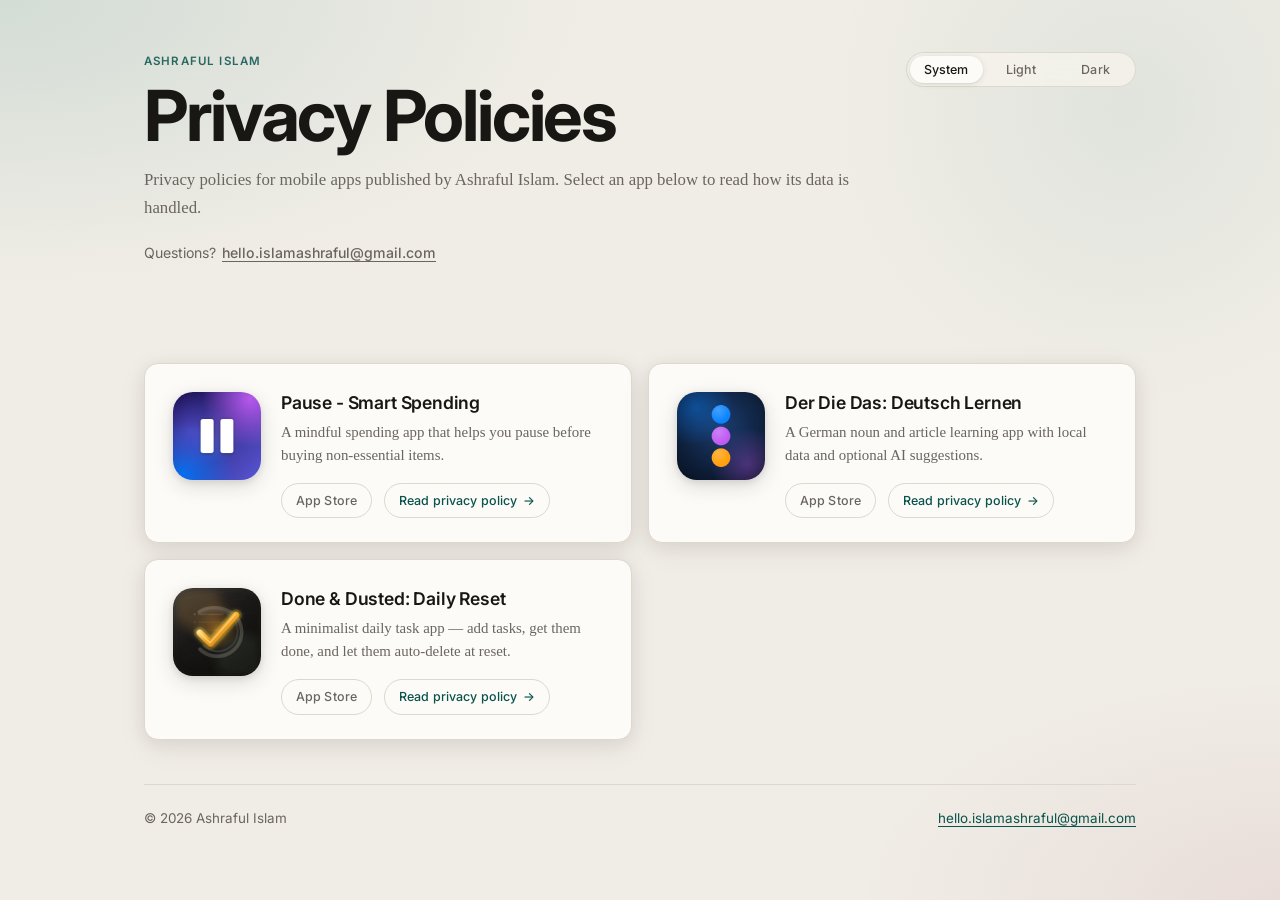
<file: index.html>
<!DOCTYPE html>
<html lang="en">
<head>
  <meta charset="UTF-8" />
  <meta name="viewport" content="width=device-width, initial-scale=1.0" />
  <meta name="description" content="Privacy policies for apps published by Ashraful Islam." />
  <title>App Privacy Policies | Ashraful Islam</title>
  <link rel="preconnect" href="https://fonts.googleapis.com" />
  <link rel="preconnect" href="https://fonts.gstatic.com" crossorigin />
  <link href="https://fonts.googleapis.com/css2?family=Inter:wght@400;500;600;700&display=swap" rel="stylesheet" />
  <link rel="stylesheet" href="assets/styles.css" />
  <link rel="icon" href="assets/pause-icon.png" />
  <script>
    (function () {
      try {
        var savedTheme = localStorage.getItem("privacyPoliciesTheme");
        if (savedTheme === "light" || savedTheme === "dark") {
          document.documentElement.dataset.theme = savedTheme;
        }
      } catch (_error) {}
    })();
  </script>
</head>
<body>
  <main class="page">
    <header class="site-header">
      <div>
        <p class="eyebrow">Ashraful Islam</p>
        <h1>Privacy Policies</h1>
        <p class="lead">
          Privacy policies for mobile apps published by Ashraful Islam.
          Select an app below to read how its data is handled.
        </p>
        <p class="contact-row">
          Questions?
          <a href="mailto:hello.islamashraful@gmail.com">hello.islamashraful@gmail.com</a>
        </p>
      </div>
      <div class="theme-control" role="group" aria-label="Color theme">
        <button type="button" data-theme-option="system" aria-pressed="true">System</button>
        <button type="button" data-theme-option="light" aria-pressed="false">Light</button>
        <button type="button" data-theme-option="dark" aria-pressed="false">Dark</button>
      </div>
    </header>

    <section class="directory-grid" aria-label="Available privacy policies">
      <div class="app-card">
        <a
          class="app-card-icon-link"
          href="https://apps.apple.com/app/id6763107241"
          target="_blank"
          rel="noopener noreferrer"
          aria-label="Pause - Smart Spending on the App Store"
        >
          <img src="assets/pause-icon.png" width="76" height="76" alt="" />
        </a>
        <div>
          <h2>Pause - Smart Spending</h2>
          <p>A mindful spending app that helps you pause before buying non-essential items.</p>
          <div class="app-card-actions">
            <a
              class="app-store-link"
              href="https://apps.apple.com/app/id6763107241"
              target="_blank"
              rel="noopener noreferrer"
              >App Store</a>
            <a class="app-card-link" href="pause/">
              Read privacy policy <span class="arrow" aria-hidden="true">→</span>
            </a>
          </div>
        </div>
      </div>

      <div class="app-card">
        <a
          class="app-card-icon-link"
          href="https://apps.apple.com/app/id6762269039"
          target="_blank"
          rel="noopener noreferrer"
          aria-label="Der Die Das: Deutsch Lernen on the App Store"
        >
          <img src="assets/der-die-das-icon.png" width="76" height="76" alt="" />
        </a>
        <div>
          <h2>Der Die Das: Deutsch Lernen</h2>
          <p>A German noun and article learning app with local data and optional AI suggestions.</p>
          <div class="app-card-actions">
            <a
              class="app-store-link"
              href="https://apps.apple.com/app/id6762269039"
              target="_blank"
              rel="noopener noreferrer"
              >App Store</a>
            <a class="app-card-link" href="der-die-das/">
              Read privacy policy <span class="arrow" aria-hidden="true">→</span>
            </a>
          </div>
        </div>
      </div>

      <div class="app-card">
        <a
          class="app-card-icon-link"
          href="https://apps.apple.com/app/id6763887989"
          target="_blank"
          rel="noopener noreferrer"
          aria-label="Done &amp; Dusted: Daily Reset on the App Store"
        >
          <img src="assets/done-and-dusted-icon.png" width="76" height="76" alt="" />
        </a>
        <div>
          <h2>Done &amp; Dusted: Daily Reset</h2>
          <p>A minimalist daily task app — add tasks, get them done, and let them auto-delete at reset.</p>
          <div class="app-card-actions">
            <a
              class="app-store-link"
              href="https://apps.apple.com/app/id6763887989"
              target="_blank"
              rel="noopener noreferrer"
              >App Store</a>
            <a class="app-card-link" href="done-and-dusted/">
              Read privacy policy <span class="arrow" aria-hidden="true">→</span>
            </a>
          </div>
        </div>
      </div>
    </section>

    <footer class="site-footer">
      <span>© 2026 Ashraful Islam</span>
      <a href="mailto:hello.islamashraful@gmail.com">hello.islamashraful@gmail.com</a>
    </footer>
  </main>
  <script src="assets/theme.js"></script>
</body>
</html>
</file>
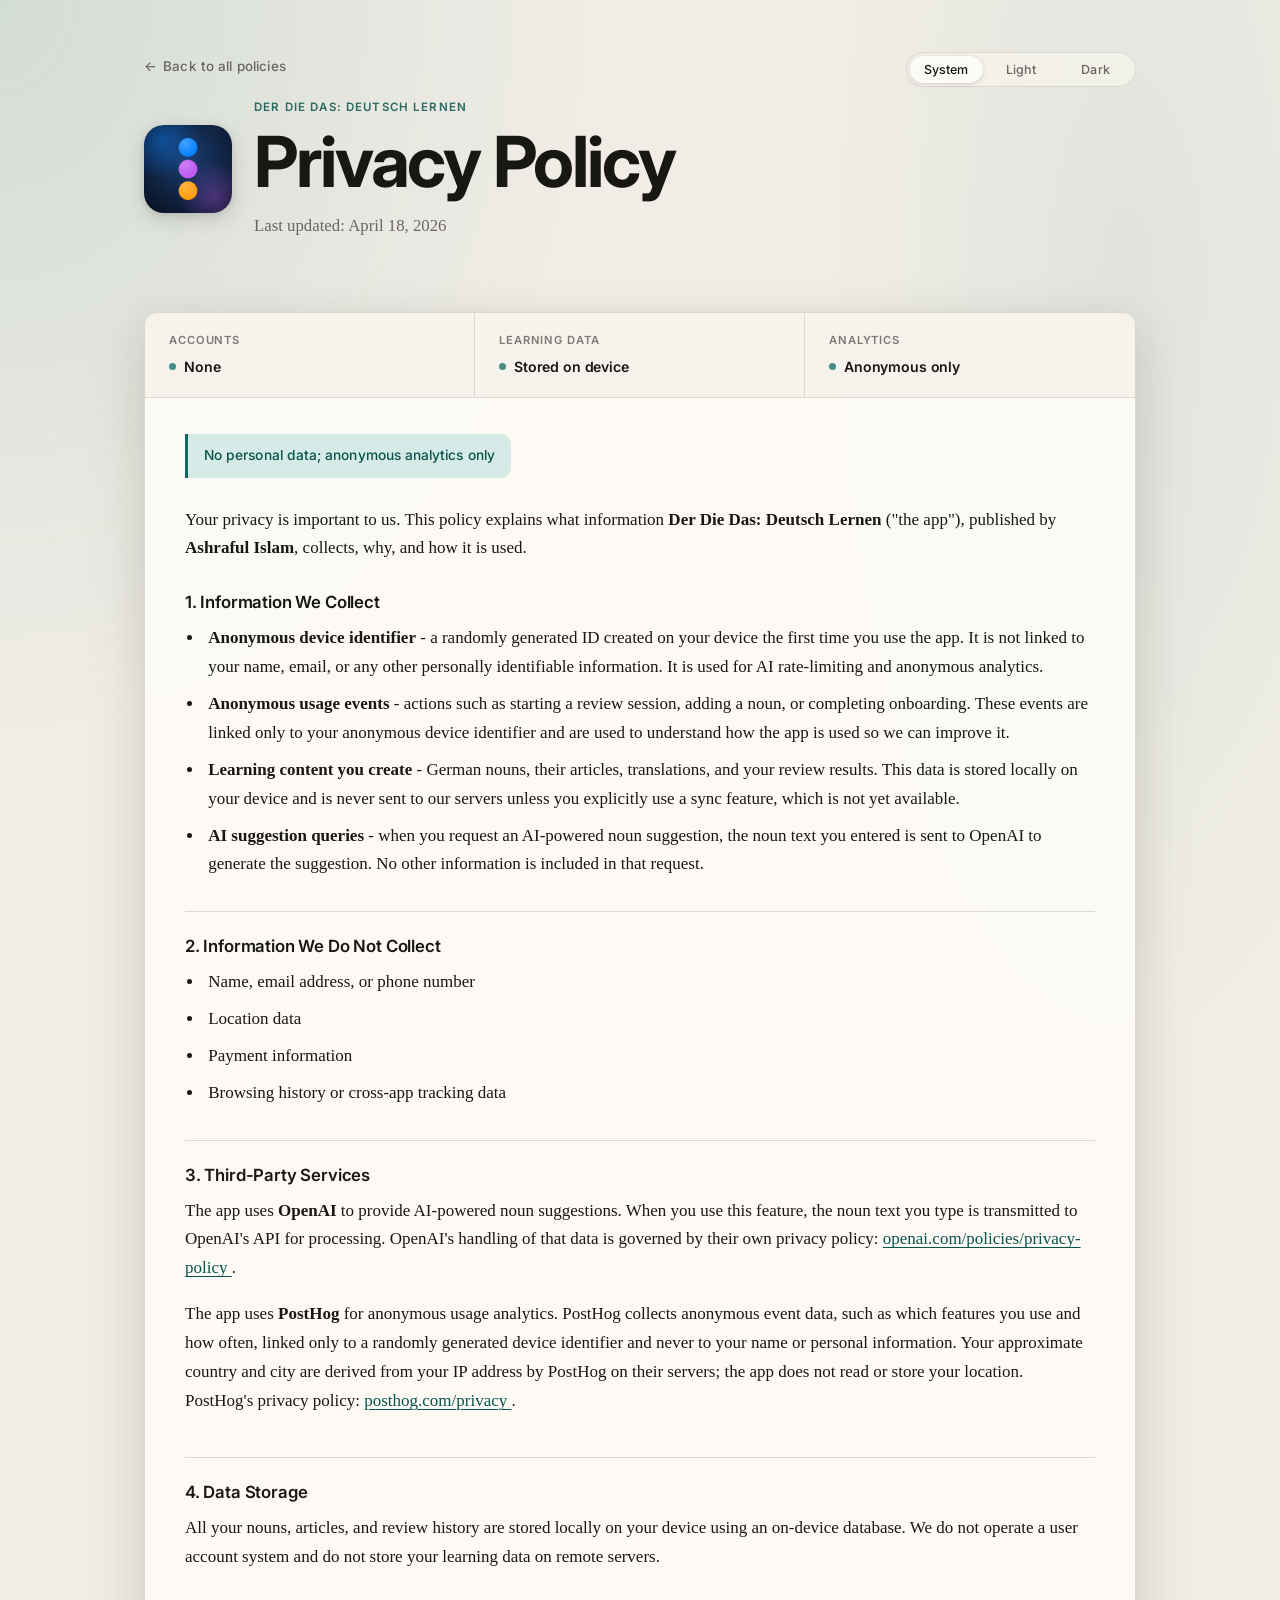
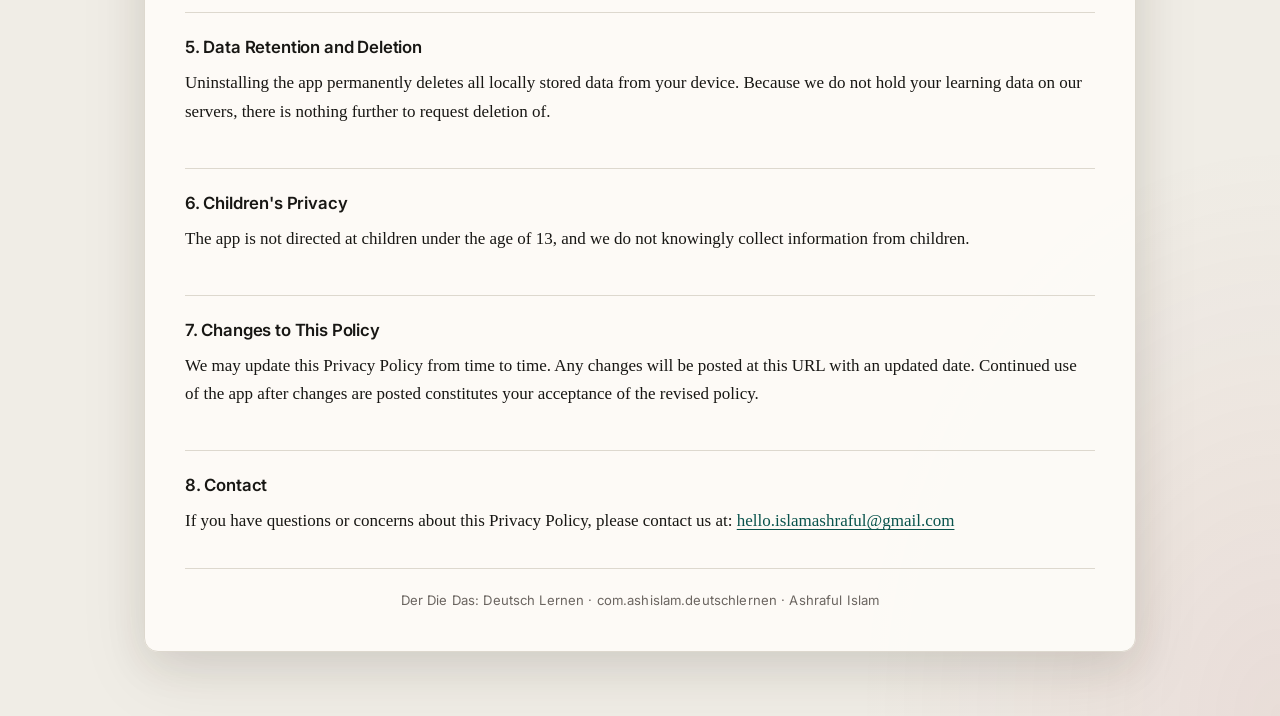
<file: der-die-das/index.html>
<!DOCTYPE html>
<html lang="en">
<head>
  <meta charset="UTF-8" />
  <meta name="viewport" content="width=device-width, initial-scale=1.0" />
  <meta name="description" content="Privacy Policy for Der Die Das: Deutsch Lernen." />
  <title>Privacy Policy | Der Die Das: Deutsch Lernen</title>
  <link rel="preconnect" href="https://fonts.googleapis.com" />
  <link rel="preconnect" href="https://fonts.gstatic.com" crossorigin />
  <link href="https://fonts.googleapis.com/css2?family=Inter:wght@400;500;600;700&display=swap" rel="stylesheet" />
  <link rel="stylesheet" href="../assets/styles.css" />
  <link rel="icon" href="../assets/der-die-das-icon.png" />
  <script>
    (function () {
      try {
        var savedTheme = localStorage.getItem("privacyPoliciesTheme");
        if (savedTheme === "light" || savedTheme === "dark") {
          document.documentElement.dataset.theme = savedTheme;
        }
      } catch (_error) {}
    })();
  </script>
</head>
<body>
  <main class="page">
    <header class="site-header">
      <div>
        <a class="back-link" href="../">Back to all policies</a>
        <div class="policy-hero">
          <a
            href="https://apps.apple.com/app/id6762269039"
            target="_blank"
            rel="noopener noreferrer"
            aria-label="Der Die Das: Deutsch Lernen on the App Store"
          >
            <img class="policy-icon" src="../assets/der-die-das-icon.png" width="76" height="76" alt="" />
          </a>
          <div>
            <p class="eyebrow">Der Die Das: Deutsch Lernen</p>
            <h1>Privacy Policy</h1>
            <p class="lead">Last updated: April 18, 2026</p>
          </div>
        </div>
      </div>
      <div class="theme-control" role="group" aria-label="Color theme">
        <button type="button" data-theme-option="system" aria-pressed="true">System</button>
        <button type="button" data-theme-option="light" aria-pressed="false">Light</button>
        <button type="button" data-theme-option="dark" aria-pressed="false">Dark</button>
      </div>
    </header>

    <article class="surface policy-card" aria-labelledby="privacy-title">
      <div class="summary" aria-label="Privacy summary">
        <div class="summary-item">
          <span class="summary-label">Accounts</span>
          <span class="summary-value">None</span>
        </div>
        <div class="summary-item">
          <span class="summary-label">Learning Data</span>
          <span class="summary-value">Stored on device</span>
        </div>
        <div class="summary-item">
          <span class="summary-label">Analytics</span>
          <span class="summary-value">Anonymous only</span>
        </div>
      </div>

      <div class="policy-content">
        <span class="notice">No personal data; anonymous analytics only</span>

        <p id="privacy-title">
          Your privacy is important to us. This policy explains what information
          <strong>Der Die Das: Deutsch Lernen</strong> ("the app"), published by
          <strong>Ashraful Islam</strong>, collects, why, and how it is used.
        </p>

        <section aria-labelledby="information-we-collect">
          <h2 id="information-we-collect">1. Information We Collect</h2>
          <ul>
            <li>
              <strong>Anonymous device identifier</strong> - a randomly generated ID created on your
              device the first time you use the app. It is not linked to your name, email, or any
              other personally identifiable information. It is used for AI rate-limiting and
              anonymous analytics.
            </li>
            <li>
              <strong>Anonymous usage events</strong> - actions such as starting a review session,
              adding a noun, or completing onboarding. These events are linked only to your anonymous
              device identifier and are used to understand how the app is used so we can improve it.
            </li>
            <li>
              <strong>Learning content you create</strong> - German nouns, their articles,
              translations, and your review results. This data is stored locally on your device and
              is never sent to our servers unless you explicitly use a sync feature, which is not yet
              available.
            </li>
            <li>
              <strong>AI suggestion queries</strong> - when you request an AI-powered noun
              suggestion, the noun text you entered is sent to OpenAI to generate the suggestion. No
              other information is included in that request.
            </li>
          </ul>
        </section>

        <section aria-labelledby="information-we-do-not-collect">
          <h2 id="information-we-do-not-collect">2. Information We Do Not Collect</h2>
          <ul>
            <li>Name, email address, or phone number</li>
            <li>Location data</li>
            <li>Payment information</li>
            <li>Browsing history or cross-app tracking data</li>
          </ul>
        </section>

        <section aria-labelledby="third-party-services">
          <h2 id="third-party-services">3. Third-Party Services</h2>
          <p>
            The app uses <strong>OpenAI</strong> to provide AI-powered noun suggestions. When you use
            this feature, the noun text you type is transmitted to OpenAI's API for processing.
            OpenAI's handling of that data is governed by their own privacy policy:
            <a href="https://openai.com/policies/privacy-policy" target="_blank" rel="noopener noreferrer">
              openai.com/policies/privacy-policy
            </a>.
          </p>
          <p>
            The app uses <strong>PostHog</strong> for anonymous usage analytics. PostHog collects
            anonymous event data, such as which features you use and how often, linked only to a
            randomly generated device identifier and never to your name or personal information. Your
            approximate country and city are derived from your IP address by PostHog on their
            servers; the app does not read or store your location. PostHog's privacy policy:
            <a href="https://posthog.com/privacy" target="_blank" rel="noopener noreferrer">
              posthog.com/privacy
            </a>.
          </p>
        </section>

        <section aria-labelledby="data-storage">
          <h2 id="data-storage">4. Data Storage</h2>
          <p>
            All your nouns, articles, and review history are stored locally on your device using an
            on-device database. We do not operate a user account system and do not store your
            learning data on remote servers.
          </p>
        </section>

        <section aria-labelledby="data-retention-and-deletion">
          <h2 id="data-retention-and-deletion">5. Data Retention and Deletion</h2>
          <p>
            Uninstalling the app permanently deletes all locally stored data from your device.
            Because we do not hold your learning data on our servers, there is nothing further to
            request deletion of.
          </p>
        </section>

        <section aria-labelledby="childrens-privacy">
          <h2 id="childrens-privacy">6. Children's Privacy</h2>
          <p>
            The app is not directed at children under the age of 13, and we do not knowingly collect
            information from children.
          </p>
        </section>

        <section aria-labelledby="changes-to-this-policy">
          <h2 id="changes-to-this-policy">7. Changes to This Policy</h2>
          <p>
            We may update this Privacy Policy from time to time. Any changes will be posted at this
            URL with an updated date. Continued use of the app after changes are posted constitutes
            your acceptance of the revised policy.
          </p>
        </section>

        <section aria-labelledby="contact">
          <h2 id="contact">8. Contact</h2>
          <p>
            If you have questions or concerns about this Privacy Policy, please contact us at:
            <a href="mailto:hello.islamashraful@gmail.com">hello.islamashraful@gmail.com</a>
          </p>
        </section>

        <footer class="footer">Der Die Das: Deutsch Lernen · com.ashislam.deutschlernen · Ashraful Islam</footer>
      </div>
    </article>
  </main>
  <script src="../assets/theme.js"></script>
</body>
</html>
</file>
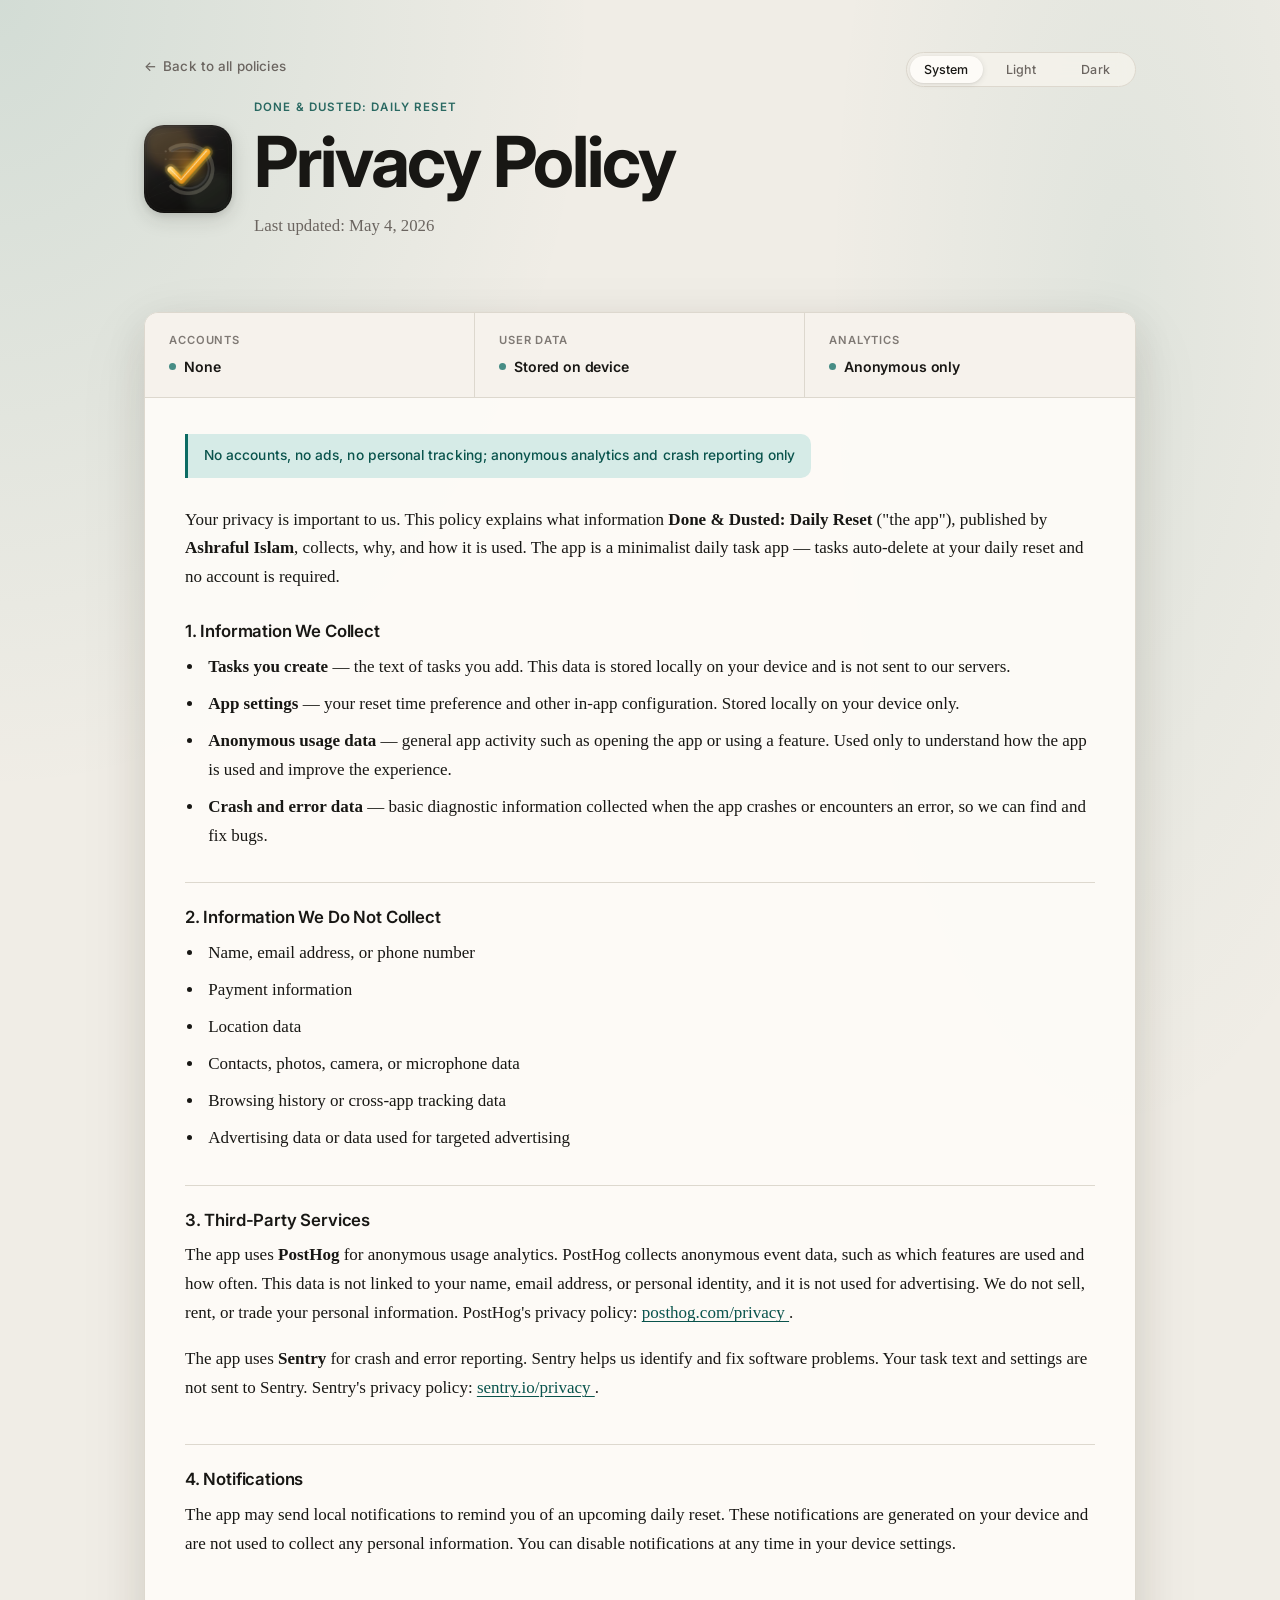
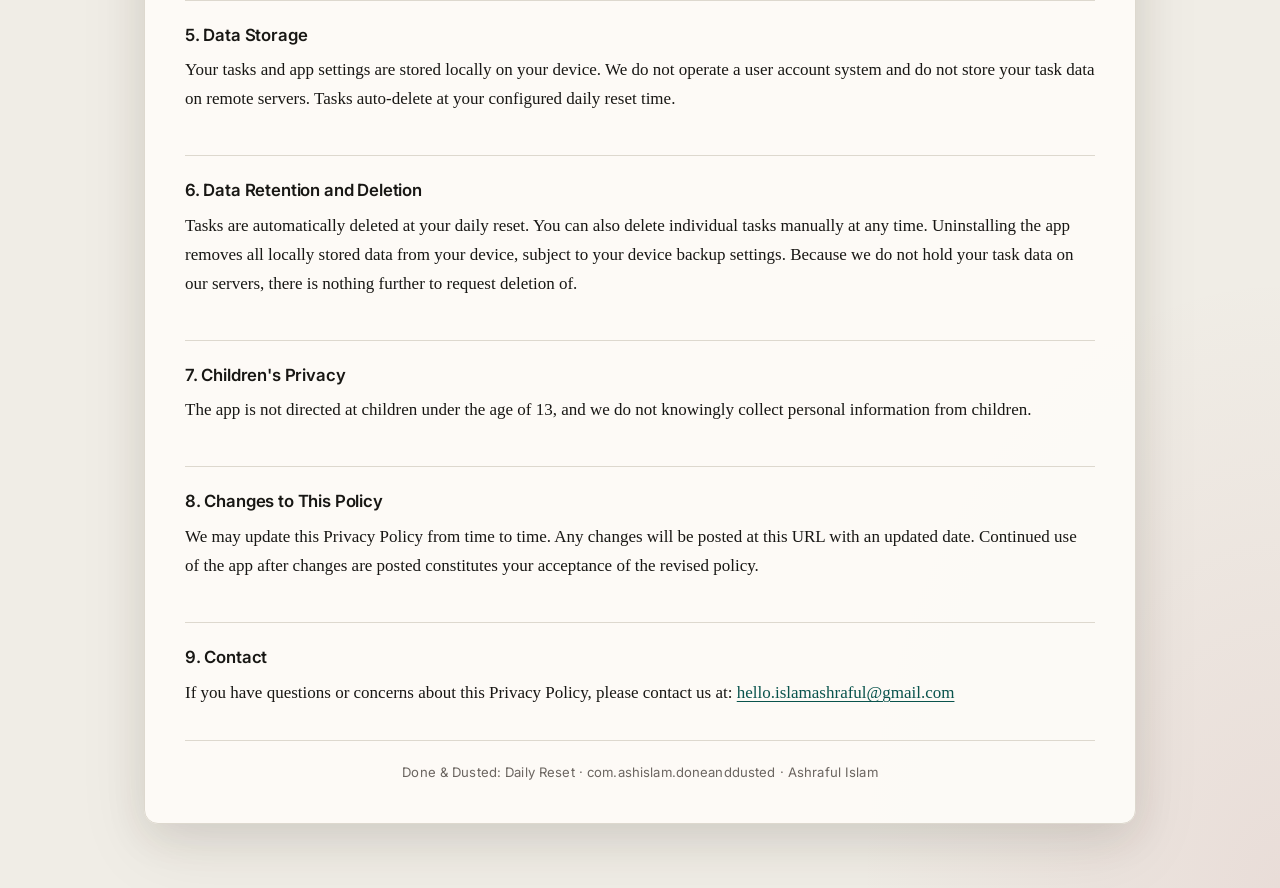
<file: done-and-dusted/index.html>
<!DOCTYPE html>
<html lang="en">
<head>
  <meta charset="UTF-8" />
  <meta name="viewport" content="width=device-width, initial-scale=1.0" />
  <meta name="description" content="Privacy Policy for Done &amp; Dusted: Daily Reset." />
  <title>Privacy Policy | Done &amp; Dusted: Daily Reset</title>
  <link rel="preconnect" href="https://fonts.googleapis.com" />
  <link rel="preconnect" href="https://fonts.gstatic.com" crossorigin />
  <link href="https://fonts.googleapis.com/css2?family=Inter:wght@400;500;600;700&display=swap" rel="stylesheet" />
  <link rel="stylesheet" href="../assets/styles.css" />
  <link rel="icon" href="../assets/done-and-dusted-icon.png" />
  <script>
    (function () {
      try {
        var savedTheme = localStorage.getItem("privacyPoliciesTheme");
        if (savedTheme === "light" || savedTheme === "dark") {
          document.documentElement.dataset.theme = savedTheme;
        }
      } catch (_error) {}
    })();
  </script>
</head>
<body>
  <main class="page">
    <header class="site-header">
      <div>
        <a class="back-link" href="../">Back to all policies</a>
        <div class="policy-hero">
          <a
            href="https://apps.apple.com/app/id6763887989"
            target="_blank"
            rel="noopener noreferrer"
            aria-label="Done &amp; Dusted: Daily Reset on the App Store"
          >
            <img class="policy-icon" src="../assets/done-and-dusted-icon.png" width="76" height="76" alt="" />
          </a>
          <div>
            <p class="eyebrow">Done &amp; Dusted: Daily Reset</p>
            <h1>Privacy Policy</h1>
            <p class="lead">Last updated: May 4, 2026</p>
          </div>
        </div>
      </div>
      <div class="theme-control" role="group" aria-label="Color theme">
        <button type="button" data-theme-option="system" aria-pressed="true">System</button>
        <button type="button" data-theme-option="light" aria-pressed="false">Light</button>
        <button type="button" data-theme-option="dark" aria-pressed="false">Dark</button>
      </div>
    </header>

    <article class="surface policy-card" aria-labelledby="privacy-title">
      <div class="summary" aria-label="Privacy summary">
        <div class="summary-item">
          <span class="summary-label">Accounts</span>
          <span class="summary-value">None</span>
        </div>
        <div class="summary-item">
          <span class="summary-label">User Data</span>
          <span class="summary-value">Stored on device</span>
        </div>
        <div class="summary-item">
          <span class="summary-label">Analytics</span>
          <span class="summary-value">Anonymous only</span>
        </div>
      </div>

      <div class="policy-content">
        <span class="notice">No accounts, no ads, no personal tracking; anonymous analytics and crash reporting only</span>

        <p id="privacy-title">
          Your privacy is important to us. This policy explains what information
          <strong>Done &amp; Dusted: Daily Reset</strong> ("the app"), published by <strong>Ashraful Islam</strong>,
          collects, why, and how it is used. The app is a minimalist daily task app — tasks
          auto-delete at your daily reset and no account is required.
        </p>

        <section aria-labelledby="information-we-collect">
          <h2 id="information-we-collect">1. Information We Collect</h2>
          <ul>
            <li>
              <strong>Tasks you create</strong> — the text of tasks you add. This data is stored
              locally on your device and is not sent to our servers.
            </li>
            <li>
              <strong>App settings</strong> — your reset time preference and other in-app
              configuration. Stored locally on your device only.
            </li>
            <li>
              <strong>Anonymous usage data</strong> — general app activity such as opening the app
              or using a feature. Used only to understand how the app is used and improve the
              experience.
            </li>
            <li>
              <strong>Crash and error data</strong> — basic diagnostic information collected when
              the app crashes or encounters an error, so we can find and fix bugs.
            </li>
          </ul>
        </section>

        <section aria-labelledby="information-we-do-not-collect">
          <h2 id="information-we-do-not-collect">2. Information We Do Not Collect</h2>
          <ul>
            <li>Name, email address, or phone number</li>
            <li>Payment information</li>
            <li>Location data</li>
            <li>Contacts, photos, camera, or microphone data</li>
            <li>Browsing history or cross-app tracking data</li>
            <li>Advertising data or data used for targeted advertising</li>
          </ul>
        </section>

        <section aria-labelledby="third-party-services">
          <h2 id="third-party-services">3. Third-Party Services</h2>
          <p>
            The app uses <strong>PostHog</strong> for anonymous usage analytics. PostHog collects
            anonymous event data, such as which features are used and how often. This data is not
            linked to your name, email address, or personal identity, and it is not used for
            advertising. We do not sell, rent, or trade your personal information. PostHog's
            privacy policy:
            <a href="https://posthog.com/privacy" target="_blank" rel="noopener noreferrer">
              posthog.com/privacy
            </a>.
          </p>
          <p>
            The app uses <strong>Sentry</strong> for crash and error reporting. Sentry helps us
            identify and fix software problems. Your task text and settings are not sent to Sentry.
            Sentry's privacy policy:
            <a href="https://sentry.io/privacy/" target="_blank" rel="noopener noreferrer">
              sentry.io/privacy
            </a>.
          </p>
        </section>

        <section aria-labelledby="notifications">
          <h2 id="notifications">4. Notifications</h2>
          <p>
            The app may send local notifications to remind you of an upcoming daily reset. These
            notifications are generated on your device and are not used to collect any personal
            information. You can disable notifications at any time in your device settings.
          </p>
        </section>

        <section aria-labelledby="data-storage">
          <h2 id="data-storage">5. Data Storage</h2>
          <p>
            Your tasks and app settings are stored locally on your device. We do not operate a
            user account system and do not store your task data on remote servers. Tasks
            auto-delete at your configured daily reset time.
          </p>
        </section>

        <section aria-labelledby="data-retention-and-deletion">
          <h2 id="data-retention-and-deletion">6. Data Retention and Deletion</h2>
          <p>
            Tasks are automatically deleted at your daily reset. You can also delete individual
            tasks manually at any time. Uninstalling the app removes all locally stored data from
            your device, subject to your device backup settings. Because we do not hold your task
            data on our servers, there is nothing further to request deletion of.
          </p>
        </section>

        <section aria-labelledby="childrens-privacy">
          <h2 id="childrens-privacy">7. Children's Privacy</h2>
          <p>
            The app is not directed at children under the age of 13, and we do not knowingly
            collect personal information from children.
          </p>
        </section>

        <section aria-labelledby="changes-to-this-policy">
          <h2 id="changes-to-this-policy">8. Changes to This Policy</h2>
          <p>
            We may update this Privacy Policy from time to time. Any changes will be posted at
            this URL with an updated date. Continued use of the app after changes are posted
            constitutes your acceptance of the revised policy.
          </p>
        </section>

        <section aria-labelledby="contact">
          <h2 id="contact">9. Contact</h2>
          <p>
            If you have questions or concerns about this Privacy Policy, please contact us at:
            <a href="mailto:hello.islamashraful@gmail.com">hello.islamashraful@gmail.com</a>
          </p>
        </section>

        <footer class="footer">Done &amp; Dusted: Daily Reset · com.ashislam.doneanddusted · Ashraful Islam</footer>
      </div>
    </article>
  </main>
  <script src="../assets/theme.js"></script>
</body>
</html>
</file>
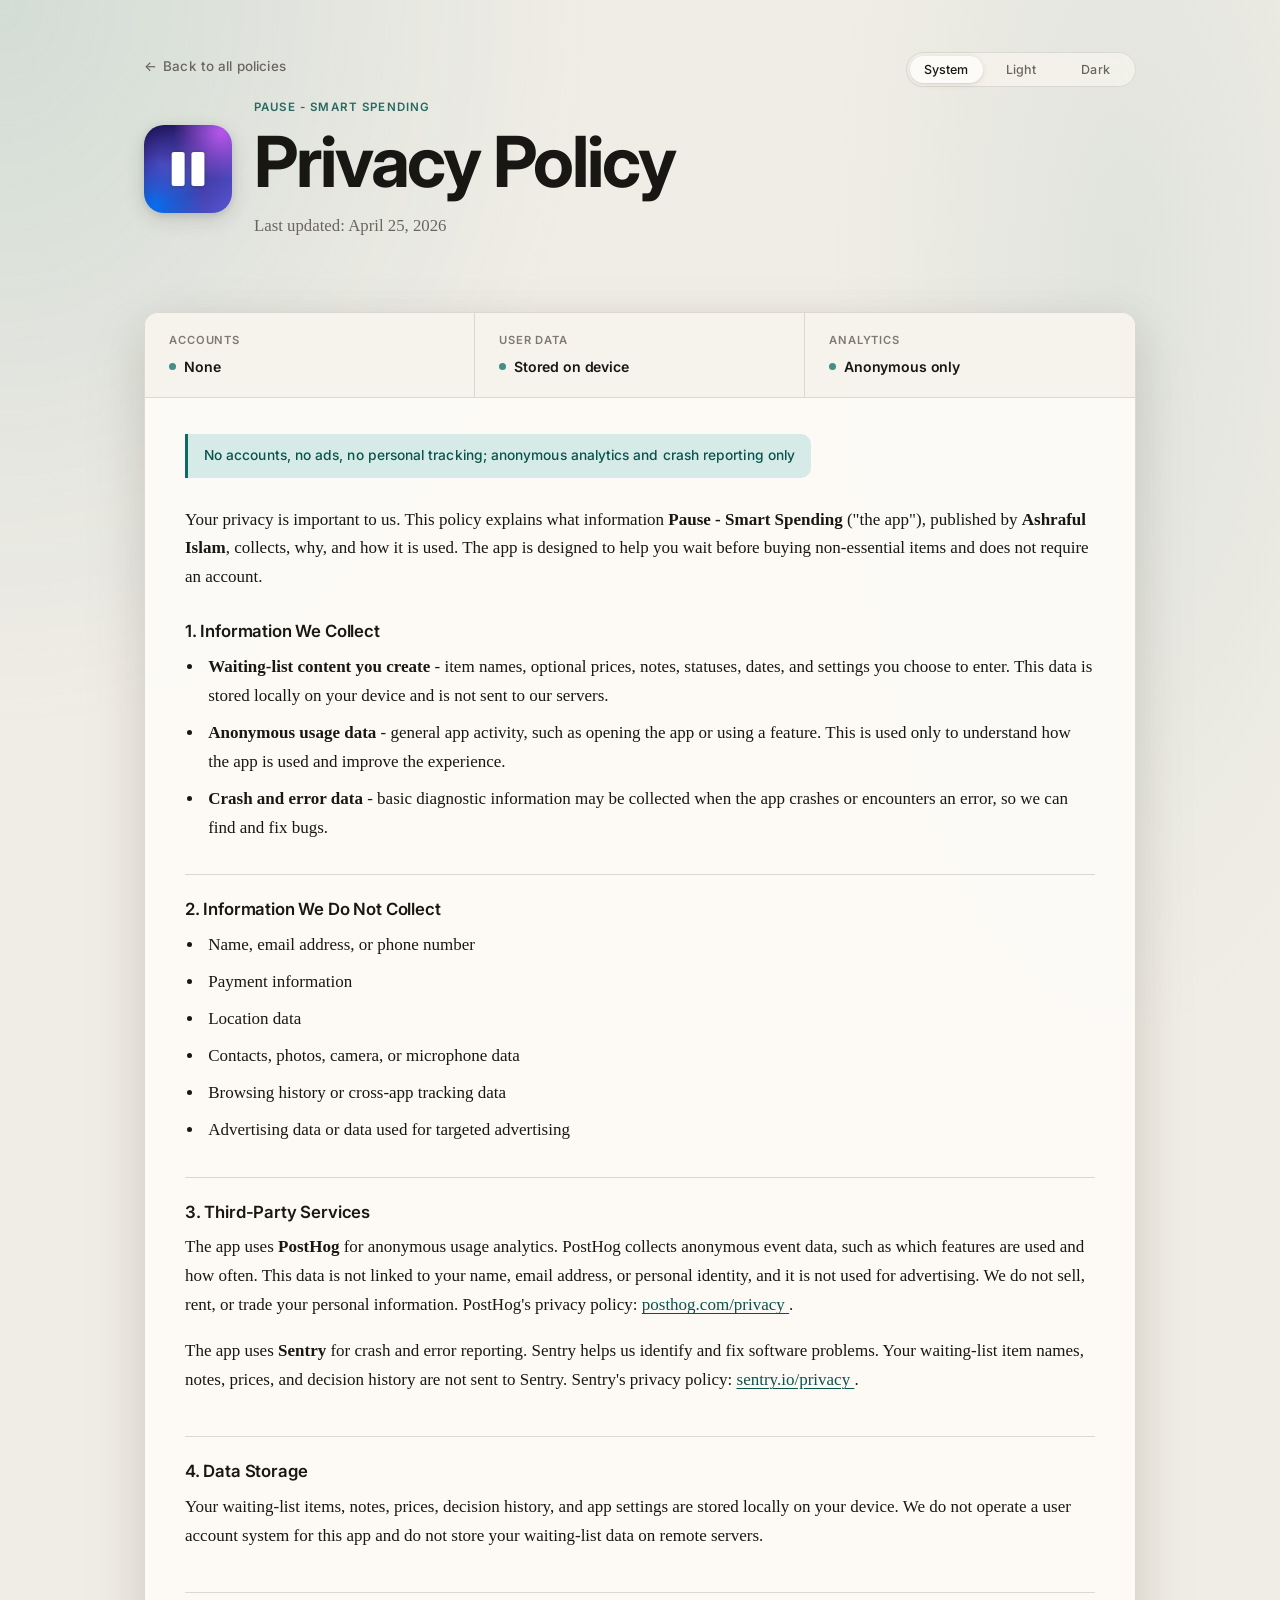
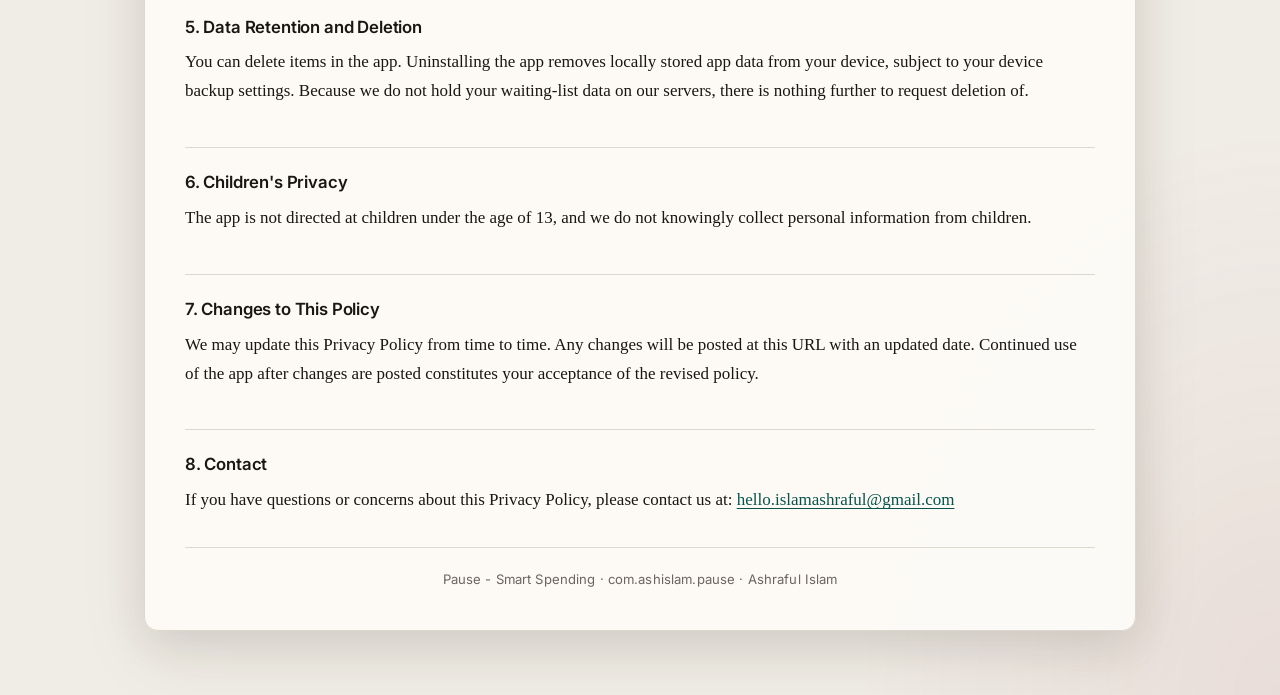
<file: pause/index.html>
<!DOCTYPE html>
<html lang="en">
<head>
  <meta charset="UTF-8" />
  <meta name="viewport" content="width=device-width, initial-scale=1.0" />
  <meta name="description" content="Privacy Policy for Pause - Smart Spending." />
  <title>Privacy Policy | Pause - Smart Spending</title>
  <link rel="preconnect" href="https://fonts.googleapis.com" />
  <link rel="preconnect" href="https://fonts.gstatic.com" crossorigin />
  <link href="https://fonts.googleapis.com/css2?family=Inter:wght@400;500;600;700&display=swap" rel="stylesheet" />
  <link rel="stylesheet" href="../assets/styles.css" />
  <link rel="icon" href="../assets/pause-icon.png" />
  <script>
    (function () {
      try {
        var savedTheme = localStorage.getItem("privacyPoliciesTheme");
        if (savedTheme === "light" || savedTheme === "dark") {
          document.documentElement.dataset.theme = savedTheme;
        }
      } catch (_error) {}
    })();
  </script>
</head>
<body>
  <main class="page">
    <header class="site-header">
      <div>
        <a class="back-link" href="../">Back to all policies</a>
        <div class="policy-hero">
          <a
            href="https://apps.apple.com/app/id6763107241"
            target="_blank"
            rel="noopener noreferrer"
            aria-label="Pause - Smart Spending on the App Store"
          >
            <img class="policy-icon" src="../assets/pause-icon.png" width="76" height="76" alt="" />
          </a>
          <div>
            <p class="eyebrow">Pause - Smart Spending</p>
            <h1>Privacy Policy</h1>
            <p class="lead">Last updated: April 25, 2026</p>
          </div>
        </div>
      </div>
      <div class="theme-control" role="group" aria-label="Color theme">
        <button type="button" data-theme-option="system" aria-pressed="true">System</button>
        <button type="button" data-theme-option="light" aria-pressed="false">Light</button>
        <button type="button" data-theme-option="dark" aria-pressed="false">Dark</button>
      </div>
    </header>

    <article class="surface policy-card" aria-labelledby="privacy-title">
      <div class="summary" aria-label="Privacy summary">
        <div class="summary-item">
          <span class="summary-label">Accounts</span>
          <span class="summary-value">None</span>
        </div>
        <div class="summary-item">
          <span class="summary-label">User Data</span>
          <span class="summary-value">Stored on device</span>
        </div>
        <div class="summary-item">
          <span class="summary-label">Analytics</span>
          <span class="summary-value">Anonymous only</span>
        </div>
      </div>

      <div class="policy-content">
        <span class="notice">No accounts, no ads, no personal tracking; anonymous analytics and crash reporting only</span>

        <p id="privacy-title">
          Your privacy is important to us. This policy explains what information
          <strong>Pause - Smart Spending</strong> ("the app"), published by <strong>Ashraful Islam</strong>,
          collects, why, and how it is used. The app is designed to help you wait before buying
          non-essential items and does not require an account.
        </p>

        <section aria-labelledby="information-we-collect">
          <h2 id="information-we-collect">1. Information We Collect</h2>
          <ul>
            <li>
              <strong>Waiting-list content you create</strong> - item names, optional prices,
              notes, statuses, dates, and settings you choose to enter. This data is stored locally
              on your device and is not sent to our servers.
            </li>
            <li>
              <strong>Anonymous usage data</strong> - general app activity, such as opening the app
              or using a feature. This is used only to understand how the app is used and improve
              the experience.
            </li>
            <li>
              <strong>Crash and error data</strong> - basic diagnostic information may be collected
              when the app crashes or encounters an error, so we can find and fix bugs.
            </li>
          </ul>
        </section>

        <section aria-labelledby="information-we-do-not-collect">
          <h2 id="information-we-do-not-collect">2. Information We Do Not Collect</h2>
          <ul>
            <li>Name, email address, or phone number</li>
            <li>Payment information</li>
            <li>Location data</li>
            <li>Contacts, photos, camera, or microphone data</li>
            <li>Browsing history or cross-app tracking data</li>
            <li>Advertising data or data used for targeted advertising</li>
          </ul>
        </section>

        <section aria-labelledby="third-party-services">
          <h2 id="third-party-services">3. Third-Party Services</h2>
          <p>
            The app uses <strong>PostHog</strong> for anonymous usage analytics. PostHog collects
            anonymous event data, such as which features are used and how often. This data is not
            linked to your name, email address, or personal identity, and it is not used for
            advertising. We do not sell, rent, or trade your personal information. PostHog's
            privacy policy:
            <a href="https://posthog.com/privacy" target="_blank" rel="noopener noreferrer">
              posthog.com/privacy
            </a>.
          </p>
          <p>
            The app uses <strong>Sentry</strong> for crash and error reporting. Sentry helps us
            identify and fix software problems. Your waiting-list item names, notes, prices, and
            decision history are not sent to Sentry. Sentry's privacy policy:
            <a href="https://sentry.io/privacy/" target="_blank" rel="noopener noreferrer">
              sentry.io/privacy
            </a>.
          </p>
        </section>

        <section aria-labelledby="data-storage">
          <h2 id="data-storage">4. Data Storage</h2>
          <p>
            Your waiting-list items, notes, prices, decision history, and app settings are stored
            locally on your device. We do not operate a user account system for this app and do not
            store your waiting-list data on remote servers.
          </p>
        </section>

        <section aria-labelledby="data-retention-and-deletion">
          <h2 id="data-retention-and-deletion">5. Data Retention and Deletion</h2>
          <p>
            You can delete items in the app. Uninstalling the app removes locally stored app data
            from your device, subject to your device backup settings. Because we do not hold your
            waiting-list data on our servers, there is nothing further to request deletion of.
          </p>
        </section>

        <section aria-labelledby="childrens-privacy">
          <h2 id="childrens-privacy">6. Children's Privacy</h2>
          <p>
            The app is not directed at children under the age of 13, and we do not knowingly collect
            personal information from children.
          </p>
        </section>

        <section aria-labelledby="changes-to-this-policy">
          <h2 id="changes-to-this-policy">7. Changes to This Policy</h2>
          <p>
            We may update this Privacy Policy from time to time. Any changes will be posted at this
            URL with an updated date. Continued use of the app after changes are posted constitutes
            your acceptance of the revised policy.
          </p>
        </section>

        <section aria-labelledby="contact">
          <h2 id="contact">8. Contact</h2>
          <p>
            If you have questions or concerns about this Privacy Policy, please contact us at:
            <a href="mailto:hello.islamashraful@gmail.com">hello.islamashraful@gmail.com</a>
          </p>
        </section>

        <footer class="footer">Pause - Smart Spending · com.ashislam.pause · Ashraful Islam</footer>
      </div>
    </article>
  </main>
  <script src="../assets/theme.js"></script>
</body>
</html>
</file>
<file: assets/styles.css>
@import url('https://fonts.googleapis.com/css2?family=Inter:wght@400;500;600;700&display=swap');

:root {
  color-scheme: light dark;
  --page: #f0ede6;
  --paper: #fdfbf7;
  --paper-soft: #f5f2eb;
  --ink: #181714;
  --muted: #6b6560;
  --line: #ddd8ce;
  --accent: #0c6b63;
  --accent-strong: #09534c;
  --accent-soft: #d6ebe7;
  --rose: #9f3a4a;
  --shadow-sm: 0 1px 4px rgba(46, 39, 29, 0.06), 0 2px 8px rgba(46, 39, 29, 0.05);
  --shadow-md: 0 4px 16px rgba(46, 39, 29, 0.08), 0 8px 32px rgba(46, 39, 29, 0.06);
  --shadow-lg: 0 12px 40px rgba(46, 39, 29, 0.1), 0 24px 72px rgba(46, 39, 29, 0.08);
  --radius: 14px;
  --font-body: Charter, "Bitstream Charter", "Sitka Text", Cambria, serif;
  --font-ui: 'Inter', 'Avenir Next', 'Avenir', 'Segoe UI', sans-serif;
}

:root[data-theme="dark"] {
  color-scheme: dark;
  --page: #141210;
  --paper: #1e1c18;
  --paper-soft: #191714;
  --ink: #f0ead8;
  --muted: #b0a89a;
  --line: #363028;
  --accent: #6dc4b2;
  --accent-strong: #90d4c6;
  --accent-soft: #112e29;
  --rose: #de8d9b;
  --shadow-sm: 0 1px 4px rgba(0, 0, 0, 0.25), 0 2px 8px rgba(0, 0, 0, 0.2);
  --shadow-md: 0 4px 16px rgba(0, 0, 0, 0.3), 0 8px 32px rgba(0, 0, 0, 0.25);
  --shadow-lg: 0 12px 40px rgba(0, 0, 0, 0.38), 0 24px 72px rgba(0, 0, 0, 0.32);
}

@media (prefers-color-scheme: dark) {
  :root:not([data-theme="light"]) {
    color-scheme: dark;
    --page: #141210;
    --paper: #1e1c18;
    --paper-soft: #191714;
    --ink: #f0ead8;
    --muted: #b0a89a;
    --line: #363028;
    --accent: #6dc4b2;
    --accent-strong: #90d4c6;
    --accent-soft: #112e29;
    --rose: #de8d9b;
    --shadow-sm: 0 1px 4px rgba(0, 0, 0, 0.25), 0 2px 8px rgba(0, 0, 0, 0.2);
    --shadow-md: 0 4px 16px rgba(0, 0, 0, 0.3), 0 8px 32px rgba(0, 0, 0, 0.25);
    --shadow-lg: 0 12px 40px rgba(0, 0, 0, 0.38), 0 24px 72px rgba(0, 0, 0, 0.32);
  }
}

*,
*::before,
*::after {
  box-sizing: border-box;
}

html {
  min-height: 100%;
  background: var(--page);
}

body {
  margin: 0;
  min-height: 100vh;
  color: var(--ink);
  background-color: var(--page);
  background-image:
    radial-gradient(ellipse 80% 55% at 0% 0%, rgba(12, 107, 99, 0.13) 0%, transparent 58%),
    radial-gradient(ellipse 60% 45% at 100% 100%, rgba(159, 58, 74, 0.09) 0%, transparent 55%),
    radial-gradient(ellipse 45% 65% at 88% 12%, rgba(12, 107, 99, 0.07) 0%, transparent 52%);
  font-family: var(--font-body);
  font-size: 17px;
  line-height: 1.7;
}

:root[data-theme="dark"] body,
@media (prefers-color-scheme: dark) {
  :root:not([data-theme="light"]) body {
    background-image:
      radial-gradient(ellipse 80% 55% at 0% 0%, rgba(109, 196, 178, 0.07) 0%, transparent 58%),
      radial-gradient(ellipse 60% 45% at 100% 100%, rgba(222, 141, 155, 0.06) 0%, transparent 55%),
      radial-gradient(ellipse 45% 65% at 88% 12%, rgba(109, 196, 178, 0.04) 0%, transparent 52%);
  }
}

:root[data-theme="dark"] body {
  background-image:
    radial-gradient(ellipse 80% 55% at 0% 0%, rgba(109, 196, 178, 0.07) 0%, transparent 58%),
    radial-gradient(ellipse 60% 45% at 100% 100%, rgba(222, 141, 155, 0.06) 0%, transparent 55%),
    radial-gradient(ellipse 45% 65% at 88% 12%, rgba(109, 196, 178, 0.04) 0%, transparent 52%);
}

a {
  color: var(--accent-strong);
  text-decoration-thickness: 0.08em;
  text-underline-offset: 0.2em;
  transition: color 0.15s ease;
}

a:hover {
  color: var(--rose);
}

code {
  font-family: ui-monospace, "SF Mono", "Fira Code", Menlo, monospace;
  font-size: 0.86em;
  padding: 2px 6px;
  border-radius: 5px;
  background: var(--paper-soft);
  border: 1px solid var(--line);
  color: var(--ink);
}

/* ── Layout ─────────────────────────────────────────────── */

.page {
  width: min(100%, 1040px);
  margin: 0 auto;
  padding: 52px 24px 64px;
}

/* ── Site header ─────────────────────────────────────────── */

.site-header {
  display: grid;
  grid-template-columns: 1fr auto;
  gap: 24px;
  align-items: start;
  padding-bottom: 36px;
}

/* ── Typography ──────────────────────────────────────────── */

.back-link,
.eyebrow,
.meta-label,
.summary-label,
.theme-control button,
.app-card-link,
.app-store-link,
.contact-row {
  font-family: var(--font-ui);
}

.back-link {
  display: inline-flex;
  align-items: center;
  gap: 6px;
  width: fit-content;
  margin-bottom: 20px;
  color: var(--muted);
  font-size: 0.84rem;
  font-weight: 500;
  letter-spacing: 0.01em;
  text-decoration: none;
  transition: color 0.15s ease;
}

.back-link::before {
  content: "←";
  font-size: 1em;
  line-height: 1;
}

.back-link:hover {
  color: var(--accent-strong);
}

.eyebrow {
  margin: 0 0 10px;
  color: var(--accent-strong);
  font-family: var(--font-ui);
  font-size: 0.72rem;
  font-weight: 600;
  letter-spacing: 0.1em;
  text-transform: uppercase;
  opacity: 0.85;
}

h1,
h2,
h3,
p {
  margin-top: 0;
}

h1 {
  max-width: 820px;
  margin-bottom: 16px;
  font-family: var(--font-ui);
  font-size: clamp(2.2rem, 5.5vw, 4.4rem);
  font-weight: 700;
  line-height: 0.97;
  letter-spacing: -0.03em;
}

h2 {
  margin-bottom: 10px;
  font-family: var(--font-ui);
  font-size: 1.05rem;
  font-weight: 600;
  line-height: 1.3;
  letter-spacing: -0.01em;
}

h3 {
  margin-bottom: 6px;
  font-family: var(--font-ui);
  font-size: 0.95rem;
  font-weight: 600;
  line-height: 1.35;
  color: var(--ink);
}

.lead {
  max-width: 720px;
  margin-bottom: 0;
  color: var(--muted);
  font-size: 1.05rem;
  line-height: 1.65;
}

/* ── Theme switcher ──────────────────────────────────────── */

.theme-control {
  display: inline-grid;
  grid-template-columns: repeat(3, 1fr);
  gap: 2px;
  padding: 3px;
  border: 1.5px solid var(--line);
  border-radius: 100px;
  background: color-mix(in srgb, var(--paper-soft) 85%, transparent);
  backdrop-filter: blur(8px);
}

.theme-control button {
  min-width: 64px;
  border: 0;
  border-radius: 100px;
  padding: 6px 14px;
  color: var(--muted);
  background: transparent;
  font-family: var(--font-ui);
  font-size: 0.78rem;
  font-weight: 500;
  letter-spacing: 0.01em;
  cursor: pointer;
  transition: background 0.15s ease, color 0.15s ease, box-shadow 0.15s ease;
}

.theme-control button[aria-pressed="true"] {
  color: var(--ink);
  background: var(--paper);
  box-shadow: 0 1px 6px rgba(0, 0, 0, 0.1), 0 1px 2px rgba(0, 0, 0, 0.06);
}

.theme-control button:focus-visible,
a:focus-visible {
  outline: 2px solid var(--accent);
  outline-offset: 3px;
  border-radius: 3px;
}

/* ── Surface / card shell ────────────────────────────────── */

.surface {
  overflow: hidden;
  border: 1.5px solid var(--line);
  border-radius: var(--radius);
  background: color-mix(in srgb, var(--paper) 97%, transparent);
  box-shadow: var(--shadow-lg);
}

/* ── Home — directory grid ───────────────────────────────── */

.directory-grid {
  display: grid;
  grid-template-columns: repeat(2, minmax(0, 1fr));
  gap: 16px;
  margin-top: 36px;
}

.app-card {
  position: relative;
  display: grid;
  grid-template-columns: auto 1fr;
  gap: 20px;
  align-items: start;
  padding: 28px 28px 24px;
  border: 1.5px solid var(--line);
  border-radius: var(--radius);
  background: var(--paper);
  color: inherit;
  box-shadow: var(--shadow-md);
  transition:
    transform 0.18s ease,
    box-shadow 0.18s ease,
    border-color 0.18s ease;
}

.app-card:hover {
  transform: translateY(-3px);
  box-shadow: var(--shadow-lg);
  border-color: color-mix(in srgb, var(--accent) 35%, var(--line));
  color: inherit;
}

.app-card img,
.app-card-icon-link img,
.policy-icon {
  width: 88px;
  height: 88px;
  border-radius: 20px;
  box-shadow: 0 6px 20px rgba(32, 32, 29, 0.15), 0 2px 6px rgba(32, 32, 29, 0.1);
  flex-shrink: 0;
}

.app-card-icon-link {
  display: block;
  line-height: 0;
  border-radius: 20px;
  flex-shrink: 0;
}

.app-card-icon-link:focus-visible {
  outline: 2px solid var(--accent-strong);
  outline-offset: 3px;
}

.app-card-actions {
  display: flex;
  flex-wrap: wrap;
  align-items: center;
  gap: 8px 12px;
  margin: 0;
}

.app-card-actions .app-store-link {
  position: relative;
  z-index: 1;
  display: inline-flex;
  align-items: center;
  padding: 6px 14px;
  border: 1.5px solid var(--line);
  border-radius: 100px;
  font-family: var(--font-ui);
  font-size: 0.78rem;
  font-weight: 500;
  letter-spacing: 0.01em;
  color: var(--muted);
  text-decoration: none;
  background: transparent;
  transition: border-color 0.15s ease, color 0.15s ease, background 0.15s ease;
}

.app-card-actions .app-store-link:hover {
  border-color: var(--accent);
  color: var(--accent-strong);
  background: var(--accent-soft);
}

.app-card h2 {
  margin-bottom: 6px;
  font-size: 1.1rem;
}

.app-card p {
  margin-bottom: 16px;
  color: var(--muted);
  font-size: 0.93rem;
  line-height: 1.55;
}

.app-card-link {
  position: relative;
  z-index: 1;
  display: inline-flex;
  align-items: center;
  gap: 5px;
  padding: 6px 14px;
  border: 1.5px solid var(--line);
  border-radius: 100px;
  color: var(--accent-strong);
  font-family: var(--font-ui);
  font-weight: 500;
  font-size: 0.78rem;
  letter-spacing: 0.01em;
  text-decoration: none;
  background: transparent;
  transition: gap 0.15s ease, color 0.15s ease, border-color 0.15s ease, background 0.15s ease;
}

.app-card-link:hover {
  background: var(--accent-soft);
  border-color: var(--accent);
  color: var(--accent-strong);
}

.app-card-link .arrow {
  transition: transform 0.15s ease;
}

.app-card-link:hover .arrow {
  transform: translateX(3px);
}

.app-card:hover .app-card-link {
  color: var(--accent-strong);
}

/* ── Home — contact row ──────────────────────────────────── */

.contact-row {
  display: flex;
  align-items: center;
  gap: 6px;
  margin-top: 20px;
  color: var(--muted);
  font-family: var(--font-ui);
  font-size: 0.88rem;
}

.contact-row a {
  color: var(--muted);
  font-weight: 500;
}

.contact-row a:hover {
  color: var(--accent-strong);
}

/* ── Policy page — hero ──────────────────────────────────── */

.policy-hero {
  display: grid;
  grid-template-columns: auto 1fr;
  gap: 22px;
  align-items: center;
  padding-bottom: 32px;
}

.policy-hero > a {
  display: block;
  line-height: 0;
  border-radius: 20px;
  flex-shrink: 0;
}

.policy-hero > a:focus-visible {
  outline: 2px solid var(--accent-strong);
  outline-offset: 3px;
}

.policy-card {
  margin-top: 4px;
}

/* ── Policy page — summary strip ────────────────────────── */

.summary {
  display: grid;
  grid-template-columns: repeat(3, 1fr);
  border-bottom: 1.5px solid var(--line);
  background: color-mix(in srgb, var(--paper-soft) 90%, transparent);
}

.summary-item {
  padding: 18px 24px;
  border-right: 1.5px solid var(--line);
}

.summary-item:last-child {
  border-right: 0;
}

.summary-label {
  display: block;
  color: var(--muted);
  font-family: var(--font-ui);
  font-size: 0.7rem;
  font-weight: 600;
  letter-spacing: 0.08em;
  text-transform: uppercase;
  opacity: 0.85;
}

.summary-value {
  display: flex;
  align-items: center;
  gap: 8px;
  margin-top: 5px;
  color: var(--ink);
  font-family: var(--font-ui);
  font-size: 0.88rem;
  font-weight: 600;
  letter-spacing: -0.01em;
}

.summary-value::before {
  content: "";
  width: 7px;
  height: 7px;
  flex: 0 0 7px;
  border-radius: 999px;
  background: var(--accent);
  opacity: 0.75;
}

/* ── Policy page — body ──────────────────────────────────── */

.policy-content {
  padding: 36px 40px 40px;
}

.notice {
  display: inline-flex;
  align-items: flex-start;
  gap: 10px;
  margin-bottom: 28px;
  border-left: 3px solid var(--accent);
  border-radius: 0 10px 10px 0;
  padding: 12px 16px;
  background: var(--accent-soft);
  color: var(--accent-strong);
  font-family: var(--font-ui);
  font-size: 0.86rem;
  font-weight: 500;
  line-height: 1.45;
  letter-spacing: 0.005em;
}

section {
  margin-top: 0;
  padding-top: 24px;
  padding-bottom: 24px;
  border-bottom: 1px solid var(--line);
}

section:first-of-type {
  padding-top: 12px;
}

section:last-of-type {
  border-bottom: none;
  padding-bottom: 0;
}

ul {
  margin: 10px 0 0;
  padding-left: 1.2rem;
}

li {
  margin-bottom: 8px;
  padding-left: 4px;
}

/* ── Footer ──────────────────────────────────────────────── */

.footer {
  margin-top: 32px;
  padding-top: 20px;
  border-top: 1px solid var(--line);
  color: var(--muted);
  font-family: var(--font-ui);
  font-size: 0.82rem;
  font-weight: 400;
  letter-spacing: 0.01em;
  text-align: center;
}

.site-footer {
  margin-top: 44px;
  padding-top: 22px;
  border-top: 1px solid var(--line);
  display: flex;
  align-items: center;
  justify-content: space-between;
  gap: 16px;
  flex-wrap: wrap;
  color: var(--muted);
  font-family: var(--font-ui);
  font-size: 0.84rem;
  font-weight: 400;
}

/* ── Responsive ──────────────────────────────────────────── */

@media (max-width: 760px) {
  body {
    font-size: 16px;
  }

  .page {
    padding: 28px 16px 48px;
  }

  .site-header {
    grid-template-columns: 1fr;
  }

  .policy-hero {
    grid-template-columns: auto 1fr;
    align-items: center;
    gap: 16px;
  }

  .theme-control {
    width: 100%;
  }

  .theme-control button {
    min-width: 0;
  }

  .directory-grid {
    grid-template-columns: 1fr;
    gap: 12px;
    margin-top: 24px;
  }

  .app-card {
    padding: 20px;
  }

  .app-card img,
  .app-card-icon-link img {
    width: 76px;
    height: 76px;
  }

  .summary {
    grid-template-columns: 1fr;
  }

  .summary-item {
    border-right: 0;
    border-bottom: 1.5px solid var(--line);
  }

  .summary-item:last-child {
    border-bottom: 0;
  }

  .policy-content {
    padding: 24px 20px 28px;
  }

  .site-footer {
    flex-direction: column;
    align-items: flex-start;
    gap: 6px;
  }
}
</file>
